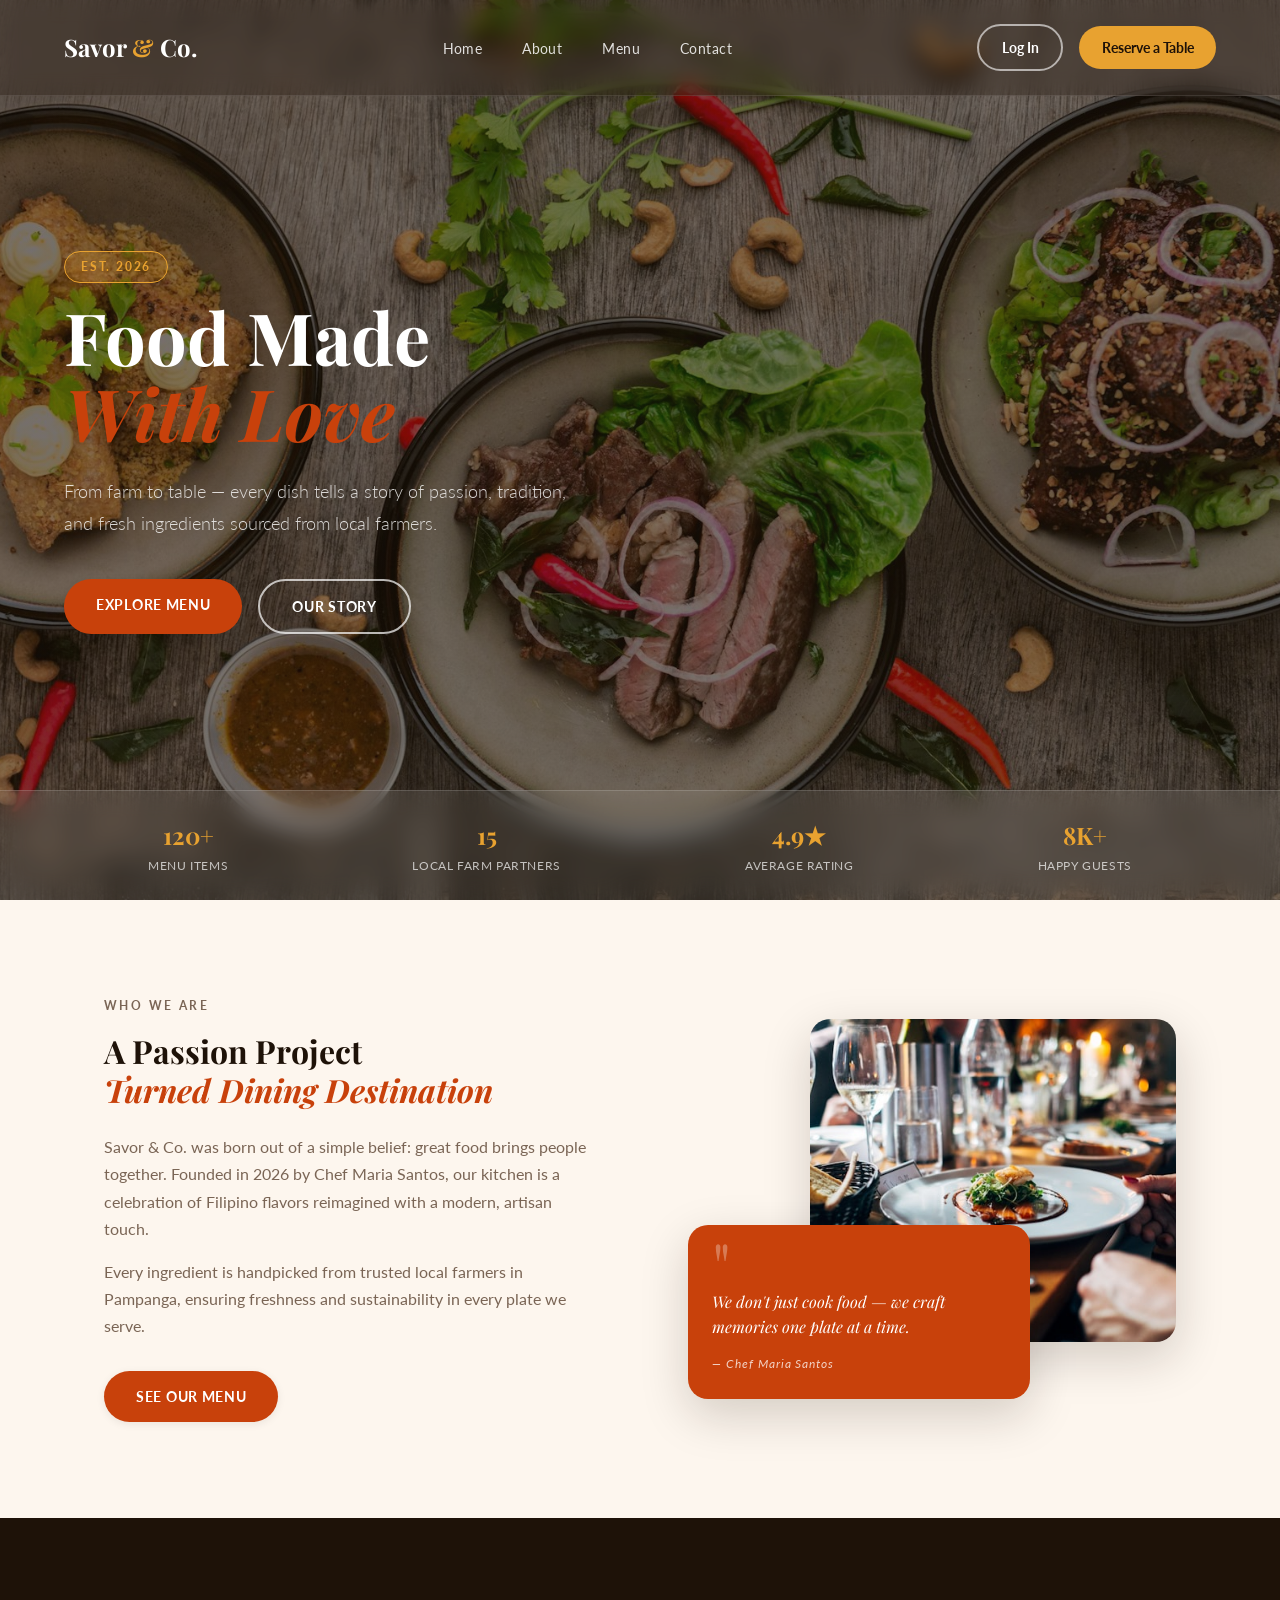
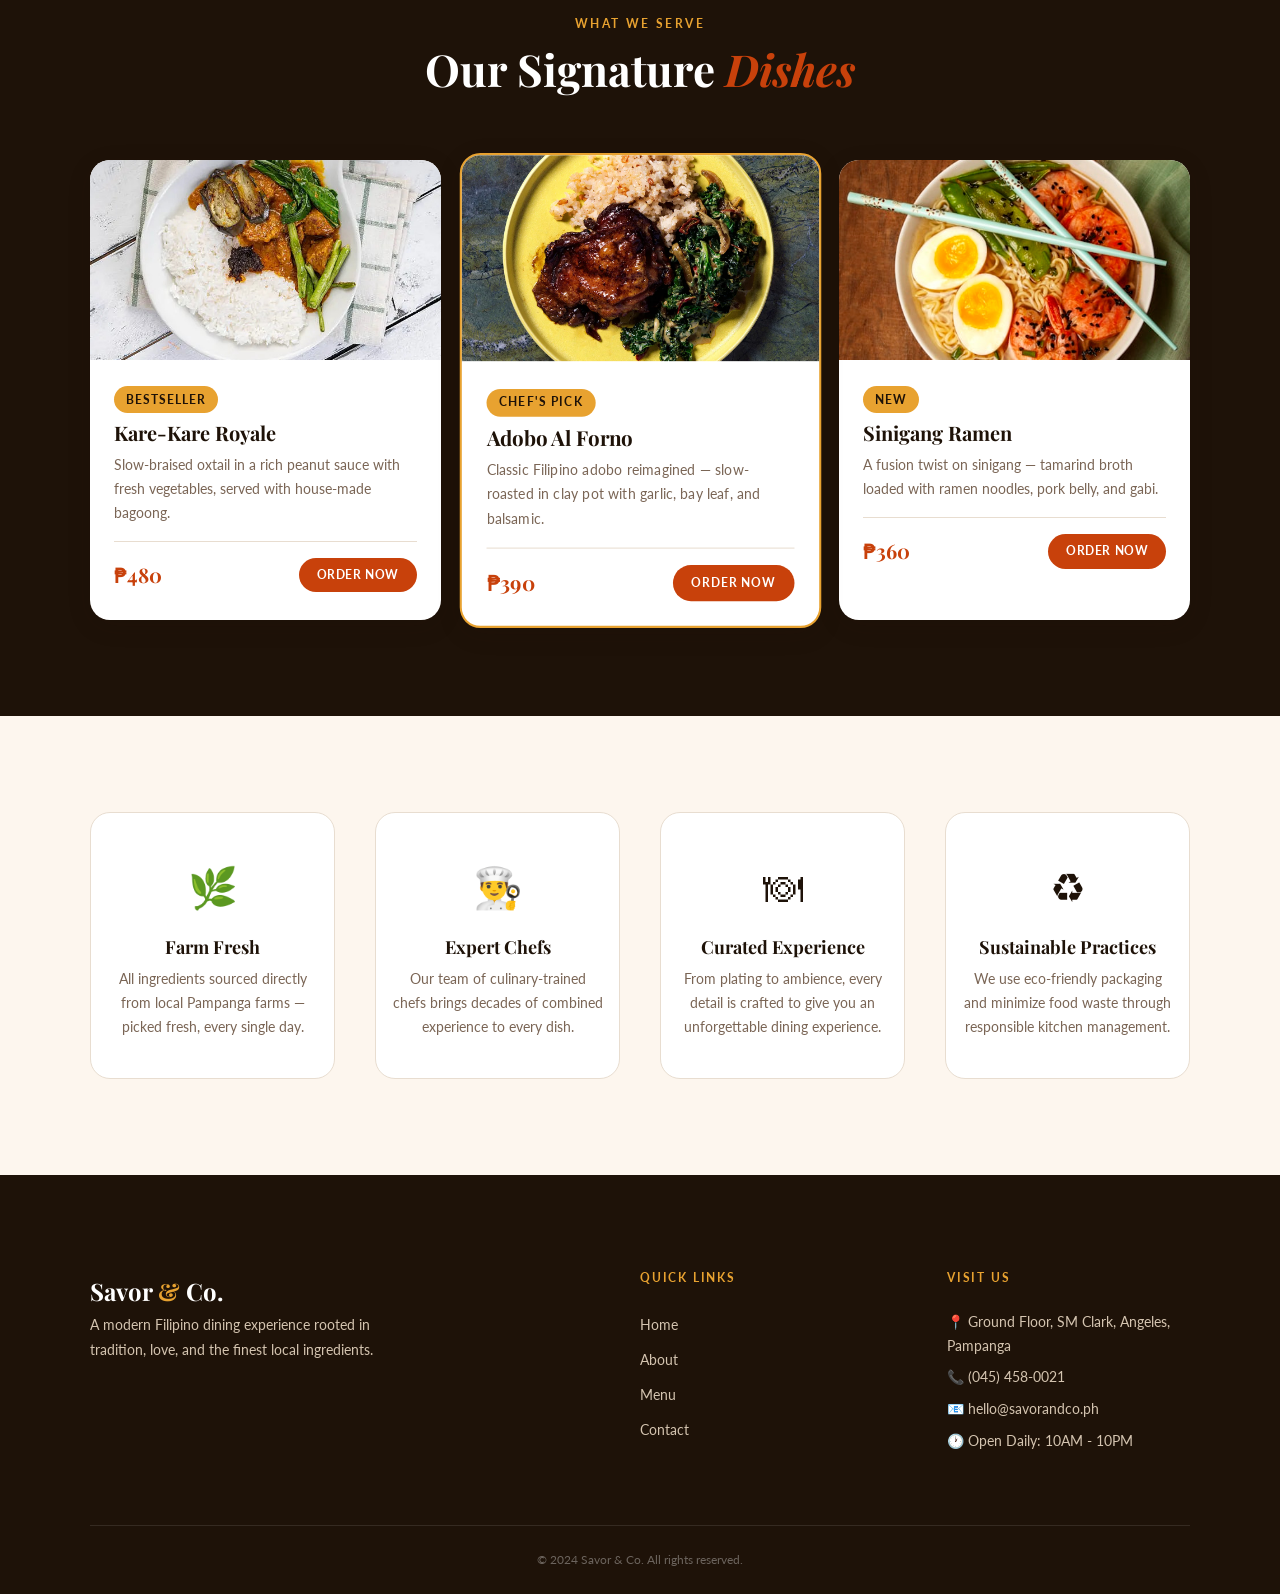
<file: index.html>
<!DOCTYPE html>
<html lang="en">
<head>
  <meta charset="UTF-8" />
  <meta name="viewport" content="width=device-width, initial-scale=1.0" />
  <title>Savor & Co. — Artisan Food Experience</title>
  <link rel="icon" type="image/png" href="images/favicon-32x32.png" />
  <link rel="stylesheet" href="css/styles.css" />
  <link href="https://fonts.googleapis.com/css2?family=Playfair+Display:ital,wght@0,400;0,700;1,400&family=Lato:wght@300;400;700&display=swap" rel="stylesheet" />
</head>
<body>
  <header id="home">
    <nav class="navbar">
      <div class="logo">Savor <span>&amp;</span> Co.</div>
      <ul class="nav-links">
        <li><a href="#home">Home</a></li>
        <li><a href="#about">About</a></li>
        <li><a href="#menu">Menu</a></li>
        <li><a href="#contact">Contact</a></li>
      </ul>
      <div class="nav-right">
        <a href="login.html" class="nav-login-btn">Log In</a>
        <a href="#contact" class="nav-cta">Reserve a Table</a>
      </div>
    </nav>
    <div class="hero">
      <div class="hero-badge">Est. 2026</div>
      <h1 class="hero-title">Food Made<br /><em>With Love</em></h1>
      <p class="hero-sub">From farm to table — every dish tells a story of passion, tradition, and fresh ingredients sourced from local farmers.</p>
      <div class="hero-actions">
        <a href="#menu" class="btn-primary">Explore Menu</a>
        <a href="#about" class="btn-ghost">Our Story</a>
      </div>
    </div>
    <div class="stats-bar">
      <div class="stat">
        <span class="stat-num">120+</span>
        <span class="stat-label">Menu Items</span>
      </div>
      <div class="stat">
        <span class="stat-num">15</span>
        <span class="stat-label">Local Farm Partners</span>
      </div>
      <div class="stat">
        <span class="stat-num">4.9&#9733;</span>
        <span class="stat-label">Average Rating</span>
      </div>
      <div class="stat">
        <span class="stat-num">8K+</span>
        <span class="stat-label">Happy Guests</span>
      </div>
    </div>
  </header>
  <main>
    <section id="about" class="section-about">
      <div class="about-text">
        <p class="section-label">Who We Are</p>
        <h2>A Passion Project<br /><em>Turned Dining Destination</em></h2>
        <p>Savor &amp; Co. was born out of a simple belief: great food brings people together. Founded in 2026 by Chef Maria Santos, our kitchen is a celebration of Filipino flavors reimagined with a modern, artisan touch.</p>
        <p>Every ingredient is handpicked from trusted local farmers in Pampanga, ensuring freshness and sustainability in every plate we serve.</p>
        <a href="#menu" class="btn-primary">See Our Menu</a>
      </div>
      <div class="about-visual">
        <div class="about-img-card card-back"></div>
        <div class="about-img-card card-front">
          <div class="about-quote">
            <span class="quote-mark">"</span>
            <p>We don't just cook food — we craft memories one plate at a time.</p>
            <cite>— Chef Maria Santos</cite>
          </div>
        </div>
      </div>
    </section>
    <section id="menu" class="section-menu">
      <div class="menu-header">
        <p class="section-label">What We Serve</p>
        <h2>Our Signature <em>Dishes</em></h2>
      </div>
      <div class="menu-grid">
        <article class="menu-card">
          <div class="menu-card-img img-1"></div>
          <div class="menu-card-body">
            <span class="menu-tag">Bestseller</span>
            <h3>Kare-Kare Royale</h3>
            <p>Slow-braised oxtail in a rich peanut sauce with fresh vegetables, served with house-made bagoong.</p>
            <div class="menu-footer">
              <span class="price">&#8369;480</span>
              <a href="#contact" class="order-btn">Order Now</a>
            </div>
          </div>
        </article>
        <article class="menu-card featured">
          <div class="menu-card-img img-2"></div>
          <div class="menu-card-body">
            <span class="menu-tag">Chef's Pick</span>
            <h3>Adobo Al Forno</h3>
            <p>Classic Filipino adobo reimagined — slow-roasted in clay pot with garlic, bay leaf, and balsamic.</p>
            <div class="menu-footer">
              <span class="price">&#8369;390</span>
              <a href="#contact" class="order-btn">Order Now</a>
            </div>
          </div>
        </article>
        <article class="menu-card">
          <div class="menu-card-img img-3"></div>
          <div class="menu-card-body">
            <span class="menu-tag">New</span>
            <h3>Sinigang Ramen</h3>
            <p>A fusion twist on sinigang — tamarind broth loaded with ramen noodles, pork belly, and gabi.</p>
            <div class="menu-footer">
              <span class="price">&#8369;360</span>
              <a href="#contact" class="order-btn">Order Now</a>
            </div>
          </div>
        </article>
      </div>
    </section>
    <section class="section-features">
      <div class="features-grid">
        <div class="feature">
          <div class="feature-icon">&#127807;</div>
          <h4>Farm Fresh</h4>
          <p>All ingredients sourced directly from local Pampanga farms — picked fresh, every single day.</p>
        </div>
        <div class="feature">
          <div class="feature-icon">&#128104;&#8205;&#127859;</div>
          <h4>Expert Chefs</h4>
          <p>Our team of culinary-trained chefs brings decades of combined experience to every dish.</p>
        </div>
        <div class="feature">
          <div class="feature-icon">&#127869;</div>
          <h4>Curated Experience</h4>
          <p>From plating to ambience, every detail is crafted to give you an unforgettable dining experience.</p>
        </div>
        <div class="feature">
          <div class="feature-icon">&#9851;</div>
          <h4>Sustainable Practices</h4>
          <p>We use eco-friendly packaging and minimize food waste through responsible kitchen management.</p>
        </div>
      </div>
    </section>
  </main>
  <footer id="contact">
    <div class="footer-inner">
      <div class="footer-brand">
        <div class="logo">Savor <span>&amp;</span> Co.</div>
        <p>A modern Filipino dining experience rooted in tradition, love, and the finest local ingredients.</p>
      </div>
      <div class="footer-links">
        <h4>Quick Links</h4>
        <ul>
          <li><a href="#home">Home</a></li>
          <li><a href="#about">About</a></li>
          <li><a href="#menu">Menu</a></li>
          <li><a href="#contact">Contact</a></li>
        </ul>
      </div>
      <div class="footer-contact">
        <h4>Visit Us</h4>
        <p>&#128205; Ground Floor, SM Clark, Angeles, Pampanga</p>
        <p>&#128222; (045) 458-0021</p>
        <p>&#128231; hello@savorandco.ph</p>
        <p>&#128336; Open Daily: 10AM - 10PM</p>
      </div>
    </div>
    <div class="footer-bottom">
      <p>&copy; 2024 Savor &amp; Co. All rights reserved.</p>
    </div>
  </footer>
</body>
</html>
</file>
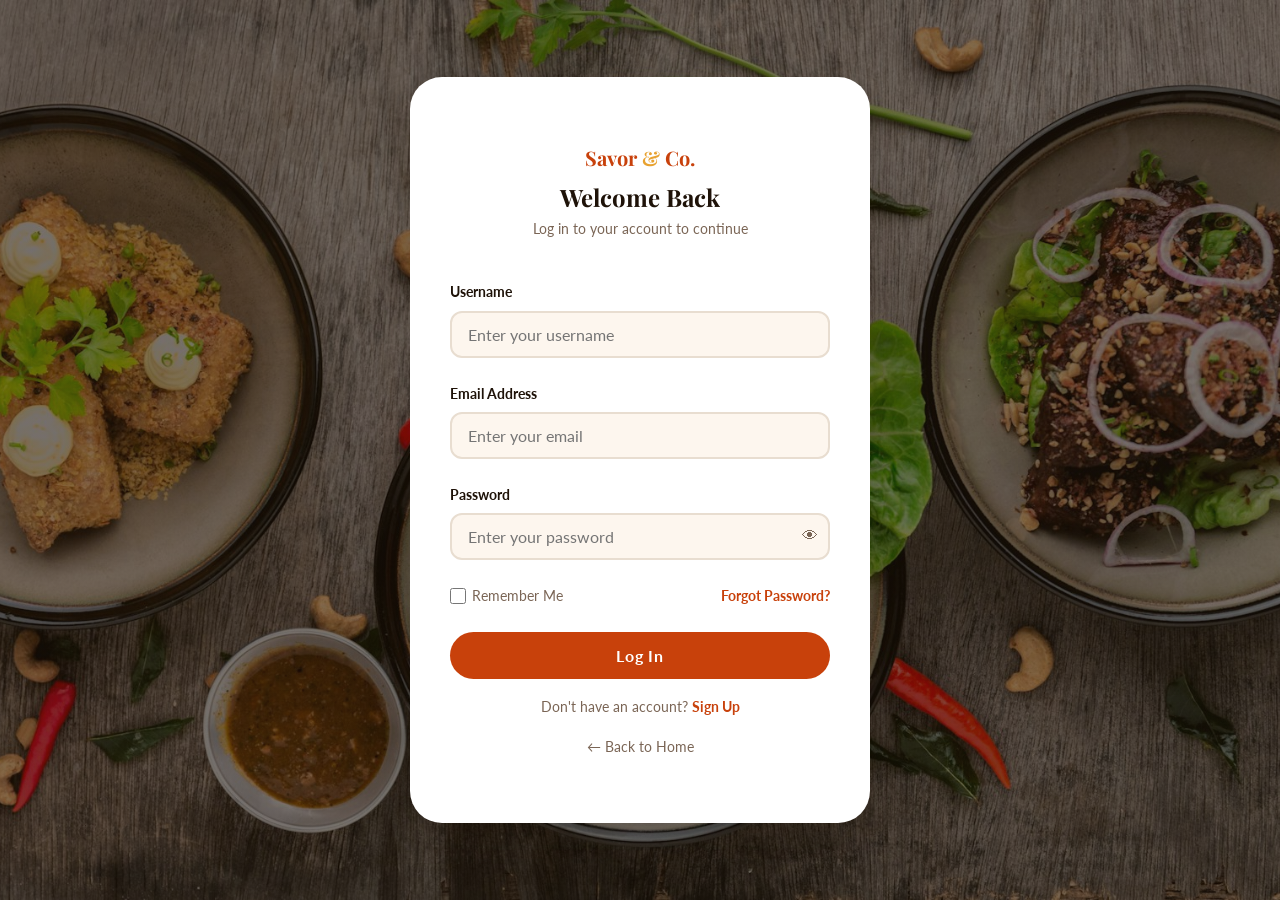
<file: login.html>
<!DOCTYPE html>
<html lang="en">
<head>
  <meta charset="UTF-8" />
  <meta name="viewport" content="width=device-width, initial-scale=1.0" />
  <title>Log In — Savor & Co.</title>
  <link rel="icon" type="image/png" href="images/favicon-32x32.png" />
  <link rel="stylesheet" href="css/styles.css" />
  <link href="https://fonts.googleapis.com/css2?family=Playfair+Display:ital,wght@0,400;0,700;1,400&family=Lato:wght@300;400;700&display=swap" rel="stylesheet" />
</head>
<body>
  <div class="auth-page">
    <div class="auth-card">
      <div class="auth-logo">Savor <span>&amp;</span> Co.</div>
      <h2>Welcome Back</h2>
      <p class="subtitle">Log in to your account to continue</p>
      <div class="form-group">
        <label for="username">Username</label>
        <input type="text" id="username" placeholder="Enter your username" />
      </div>
      <div class="form-group">
        <label for="email">Email Address</label>
        <input type="email" id="email" placeholder="Enter your email" />
      </div>
      <div class="form-group">
        <label for="password">Password</label>
        <div class="password-wrapper">
          <input type="password" id="password" placeholder="Enter your password" />
          <button class="toggle-pass" onclick="togglePassword()" type="button">&#128065;</button>
        </div>
      </div>
      <div class="form-options">
        <label class="remember-me">
          <input type="checkbox" id="rememberMe" />
          <span>Remember Me</span>
        </label>
        <a href="#" class="forgot-link">Forgot Password?</a>
      </div>
      <button class="auth-submit" onclick="handleLogin()">Log In</button>
      <p class="auth-switch">Don't have an account? <a href="signup.html">Sign Up</a></p>
      <a href="index.html" class="back-home">&#8592; Back to Home</a>
    </div>
  </div>
  <script>
    function togglePassword() {
      const input = document.getElementById('password');
      input.type = input.type === 'password' ? 'text' : 'password';
    }
    function handleLogin() {
      const username = document.getElementById('username').value.trim();
      const email = document.getElementById('email').value.trim();
      const password = document.getElementById('password').value.trim();
      if (!username || !email || !password) {
        alert('Please fill in all fields.');
        return;
      }
      alert('Logged in successfully! Welcome, ' + username + '!');
      window.location.href = 'index.html';
    }
  </script>
</body>
</html>
</file>
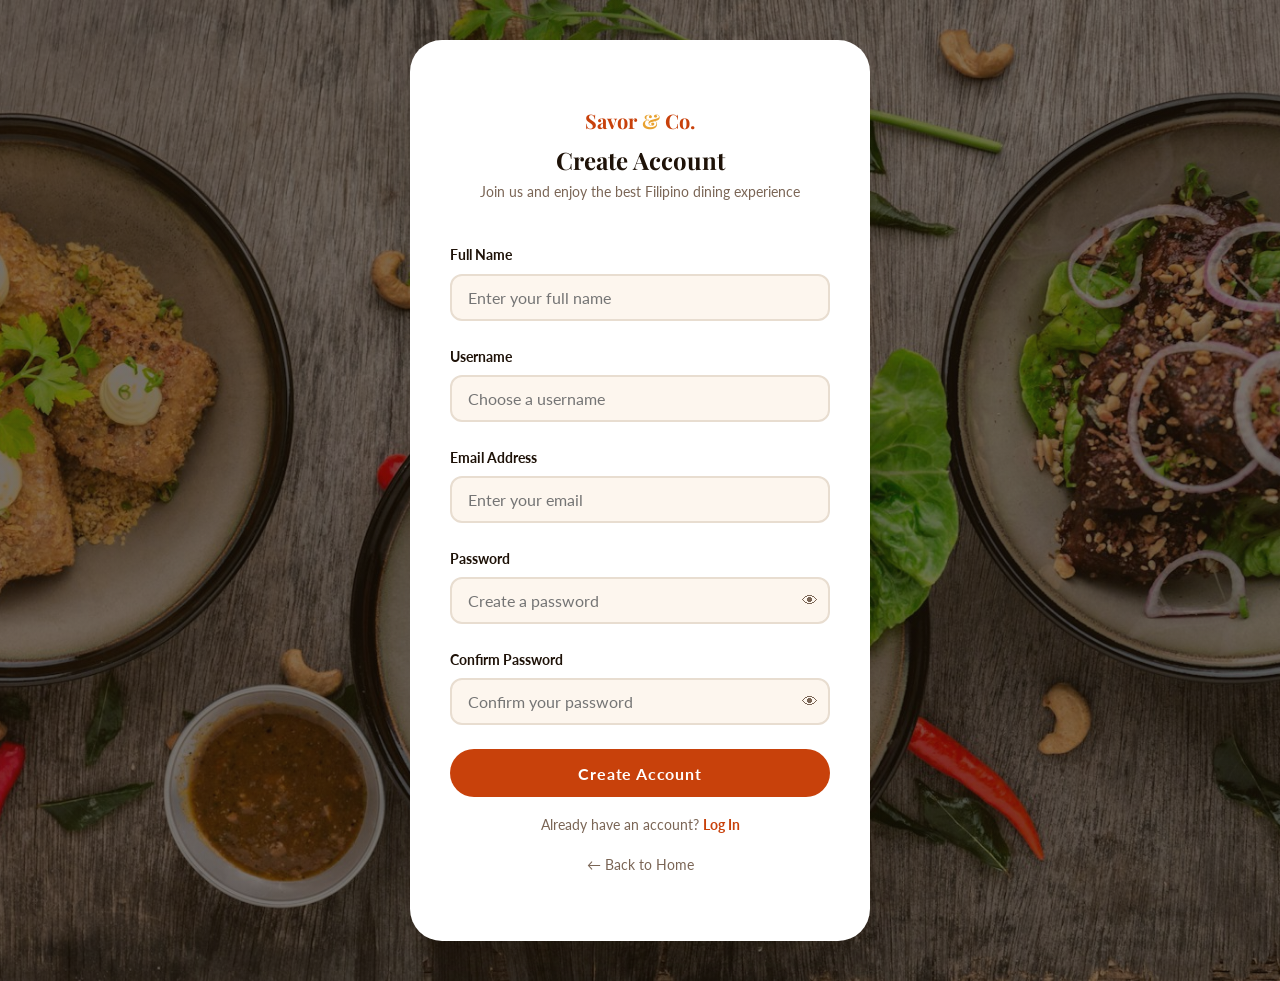
<file: signup.html>
<!DOCTYPE html>
<html lang="en">
<head>
  <meta charset="UTF-8" />
  <meta name="viewport" content="width=device-width, initial-scale=1.0" />
  <title>Sign Up — Savor & Co.</title>
  <link rel="icon" type="image/png" href="images/favicon-32x32.png" />
  <link rel="stylesheet" href="css/styles.css" />
  <link href="https://fonts.googleapis.com/css2?family=Playfair+Display:ital,wght@0,400;0,700;1,400&family=Lato:wght@300;400;700&display=swap" rel="stylesheet" />
</head>
<body>
  <div class="auth-page">
    <div class="auth-card">
      <div class="auth-logo">Savor <span>&amp;</span> Co.</div>
      <h2>Create Account</h2>
      <p class="subtitle">Join us and enjoy the best Filipino dining experience</p>
      <div class="form-group">
        <label for="fullname">Full Name</label>
        <input type="text" id="fullname" placeholder="Enter your full name" />
      </div>
      <div class="form-group">
        <label for="username">Username</label>
        <input type="text" id="username" placeholder="Choose a username" />
      </div>
      <div class="form-group">
        <label for="email">Email Address</label>
        <input type="email" id="email" placeholder="Enter your email" />
      </div>
      <div class="form-group">
        <label for="password">Password</label>
        <div class="password-wrapper">
          <input type="password" id="password" placeholder="Create a password" />
          <button class="toggle-pass" onclick="togglePassword('password')" type="button">&#128065;</button>
        </div>
      </div>
      <div class="form-group">
        <label for="confirm-password">Confirm Password</label>
        <div class="password-wrapper">
          <input type="password" id="confirm-password" placeholder="Confirm your password" />
          <button class="toggle-pass" onclick="togglePassword('confirm-password')" type="button">&#128065;</button>
        </div>
      </div>
      <button class="auth-submit" onclick="handleSignup()">Create Account</button>
      <p class="auth-switch">Already have an account? <a href="login.html">Log In</a></p>
      <a href="index.html" class="back-home">&#8592; Back to Home</a>
    </div>
  </div>
  <script>
    function togglePassword(id) {
      const input = document.getElementById(id);
      input.type = input.type === 'password' ? 'text' : 'password';
    }
    function handleSignup() {
      const fullname = document.getElementById('fullname').value.trim();
      const username = document.getElementById('username').value.trim();
      const email = document.getElementById('email').value.trim();
      const password = document.getElementById('password').value.trim();
      const confirm = document.getElementById('confirm-password').value.trim();
      if (!fullname || !username || !email || !password || !confirm) {
        alert('Please fill in all fields.');
        return;
      }
      if (password !== confirm) {
        alert('Passwords do not match. Please try again.');
        return;
      }
      alert('Account created successfully! Welcome, ' + username + '!');
      window.location.href = 'login.html';
    }
  </script>
</body>
</html>
</file>
<file: css/styles.css>
:root {
  --color-primary:      #c8410b;
  --color-secondary:    #e8a230;
  --color-accent:       #3d7a4f;
  --color-bg:           #fdf6ee;
  --color-surface:      #ffffff;
  --color-dark:         #1e1208;
  --color-muted:        #7a6555;
  --color-border:       #e8ddd0;
  --color-hero-overlay: rgba(30, 18, 8, 0.55);
  --color-footer-bg:    #1e1208;
  --color-footer-text:  #d4c4b0;

  --font-display: 'Playfair Display', Georgia, serif;
  --font-body:    'Lato', sans-serif;

  --text-xs:   0.75rem;
  --text-sm:   0.875rem;
  --text-base: 1rem;
  --text-lg:   1.125rem;
  --text-xl:   1.25rem;
  --text-2xl:  1.5rem;
  --text-3xl:  2rem;
  --text-4xl:  2.75rem;
  --text-5xl:  3.75rem;

  --space-xs:  0.5rem;
  --space-sm:  1rem;
  --space-md:  1.5rem;
  --space-lg:  2.5rem;
  --space-xl:  4rem;
  --space-2xl: 6rem;

  --radius-sm: 6px;
  --radius-md: 12px;
  --radius-lg: 20px;
  --radius-xl: 32px;

  --shadow-sm: 0 2px 8px rgba(30,18,8,0.08);
  --shadow-md: 0 6px 24px rgba(30,18,8,0.12);
  --shadow-lg: 0 16px 48px rgba(30,18,8,0.18);

  --transition: 0.3s ease;
}

*, *::before, *::after { box-sizing: border-box; margin: 0; padding: 0; }
html { scroll-behavior: smooth; font-size: 16px; }
body { font-family: var(--font-body); background-color: var(--color-bg); color: var(--color-dark); line-height: 1.7; overflow-x: hidden; }
a { text-decoration: none; color: inherit; }
ul { list-style: none; }
img { max-width: 100%; display: block; }

h1, h2, h3, h4 { font-family: var(--font-display); line-height: 1.2; }
h1 { font-size: var(--text-5xl); }
h2 { font-size: var(--text-3xl); }
h3 { font-size: var(--text-xl); }
h4 { font-size: var(--text-lg); }
em { font-style: italic; color: var(--color-primary); }

.btn-primary {
  display: inline-block;
  background-color: var(--color-primary);
  color: var(--color-surface);
  padding: 0.85rem 2rem;
  border-radius: var(--radius-xl);
  font-family: var(--font-body);
  font-weight: 700;
  font-size: var(--text-sm);
  letter-spacing: 0.05em;
  text-transform: uppercase;
  transition: background-color var(--transition), transform var(--transition), box-shadow var(--transition);
  box-shadow: var(--shadow-sm);
}
.btn-primary:hover { background-color: #a33208; transform: translateY(-2px); box-shadow: var(--shadow-md); }

.btn-ghost {
  display: inline-block;
  border: 2px solid rgba(255,255,255,0.7);
  color: var(--color-surface);
  padding: 0.85rem 2rem;
  border-radius: var(--radius-xl);
  font-family: var(--font-body);
  font-weight: 700;
  font-size: var(--text-sm);
  letter-spacing: 0.05em;
  text-transform: uppercase;
  transition: background-color var(--transition), border-color var(--transition);
}
.btn-ghost:hover { background-color: rgba(255,255,255,0.15); border-color: white; }

.section-label {
  font-family: var(--font-body);
  font-size: var(--text-xs);
  font-weight: 700;
  letter-spacing: 0.2em;
  text-transform: uppercase;
  color: var(--color-secondary);
  margin-bottom: var(--space-xs);
}

header { background: linear-gradient(var(--color-hero-overlay), var(--color-hero-overlay)), url('../images/hero.jpg') center/cover no-repeat; min-height: 100vh; display: flex; flex-direction: column; }

.navbar {
  display: flex;
  align-items: center;
  justify-content: space-between;
  padding: var(--space-md) var(--space-xl);
  position: sticky;
  top: 0;
  z-index: 100;
  background: rgba(30,18,8,0.3);
  backdrop-filter: blur(10px);
  border-bottom: 1px solid rgba(255,255,255,0.1);
}

.logo { font-family: var(--font-display); font-size: var(--text-2xl); font-weight: 700; color: var(--color-surface); }
.logo span { color: var(--color-secondary); }

.nav-links { display: flex; gap: var(--space-lg); align-items: center; }
.nav-links a { color: rgba(255,255,255,0.85); font-size: var(--text-sm); font-weight: 400; letter-spacing: 0.03em; transition: color var(--transition); position: relative; }
.nav-links a::after { content: ''; position: absolute; bottom: -3px; left: 0; width: 0; height: 2px; background: var(--color-secondary); transition: width var(--transition); }
.nav-links a:hover { color: var(--color-surface); }
.nav-links a:hover::after { width: 100%; }

.nav-right { display: flex; align-items: center; gap: var(--space-sm); }

.nav-login-btn {
  background: transparent;
  border: 2px solid rgba(255,255,255,0.6);
  color: var(--color-surface);
  padding: 0.6rem 1.4rem;
  border-radius: var(--radius-xl);
  font-family: var(--font-body);
  font-size: var(--text-sm);
  font-weight: 700;
  cursor: pointer;
  transition: background-color var(--transition), border-color var(--transition);
}
.nav-login-btn:hover { background-color: rgba(255,255,255,0.15); border-color: white; }

.nav-cta { background-color: var(--color-secondary); color: var(--color-dark) !important; padding: 0.6rem 1.4rem; border-radius: var(--radius-xl); font-size: var(--text-sm); font-weight: 700; transition: background-color var(--transition), transform var(--transition); }
.nav-cta:hover { background-color: #d4911f; transform: translateY(-1px); }

.hero { flex: 1; display: flex; flex-direction: column; justify-content: center; align-items: flex-start; padding: var(--space-xl); max-width: 760px; animation: fadeUp 0.9s ease both; }
@keyframes fadeUp { from { opacity: 0; transform: translateY(30px); } to { opacity: 1; transform: translateY(0); } }

.hero-badge { display: inline-block; background: rgba(232,162,48,0.2); border: 1px solid var(--color-secondary); color: var(--color-secondary); padding: 0.3rem 1rem; border-radius: var(--radius-xl); font-size: var(--text-xs); font-weight: 700; letter-spacing: 0.15em; text-transform: uppercase; margin-bottom: var(--space-sm); }
.hero-title { color: var(--color-surface); font-size: clamp(2.5rem, 6vw, 4.5rem); line-height: 1.05; margin-bottom: var(--space-md); }
.hero-sub { color: rgba(255,255,255,0.8); font-size: var(--text-lg); font-weight: 300; max-width: 520px; margin-bottom: var(--space-lg); line-height: 1.8; }
.hero-actions { display: flex; gap: var(--space-sm); flex-wrap: wrap; }

.stats-bar { display: flex; justify-content: space-around; background: rgba(255,255,255,0.1); backdrop-filter: blur(12px); border-top: 1px solid rgba(255,255,255,0.15); padding: var(--space-md) var(--space-xl); flex-wrap: wrap; gap: var(--space-sm); }
.stat { display: flex; flex-direction: column; align-items: center; text-align: center; }
.stat-num { font-family: var(--font-display); font-size: var(--text-2xl); font-weight: 700; color: var(--color-secondary); }
.stat-label { font-size: var(--text-xs); color: rgba(255,255,255,0.7); letter-spacing: 0.05em; text-transform: uppercase; }

.section-about { display: grid; grid-template-columns: 1fr 1fr; gap: var(--space-2xl); align-items: center; padding: var(--space-2xl) var(--space-xl); max-width: 1200px; margin: 0 auto; }
.about-text h2 { margin-bottom: var(--space-md); }
.about-text p { color: var(--color-muted); margin-bottom: var(--space-sm); }
.about-text .btn-primary { margin-top: var(--space-sm); }
.about-visual { position: relative; height: 380px; }
.about-img-card { position: absolute; border-radius: var(--radius-lg); box-shadow: var(--shadow-lg); }
.card-back { width: 75%; height: 85%; top: 0; right: 0; background: url('../images/about.jpg') center/cover; }
.card-front { width: 70%; bottom: 0; left: 0; background: var(--color-primary); display: flex; align-items: center; padding: var(--space-md); }
.about-quote { color: var(--color-surface); }
.quote-mark { font-family: var(--font-display); font-size: 4rem; line-height: 0.5; color: rgba(255,255,255,0.3); display: block; margin-bottom: var(--space-xs); }
.about-quote p { font-family: var(--font-display); font-style: italic; font-size: var(--text-base); line-height: 1.6; margin-bottom: var(--space-xs); }
.about-quote cite { font-size: var(--text-xs); letter-spacing: 0.08em; opacity: 0.75; }

.section-menu { background-color: var(--color-dark); padding: var(--space-2xl) var(--space-xl); }
.menu-header { text-align: center; margin-bottom: var(--space-xl); }
.menu-header h2 { color: var(--color-surface); font-size: var(--text-4xl); }
.menu-grid { display: grid; grid-template-columns: repeat(3, 1fr); gap: var(--space-md); max-width: 1100px; margin: 0 auto; }
.menu-card { background: var(--color-surface); border-radius: var(--radius-lg); overflow: hidden; transition: transform var(--transition), box-shadow var(--transition); box-shadow: var(--shadow-md); }
.menu-card:hover { transform: translateY(-6px); box-shadow: var(--shadow-lg); }
.menu-card.featured { transform: scale(1.03); border: 2px solid var(--color-secondary); }
.menu-card.featured:hover { transform: scale(1.03) translateY(-6px); }
.menu-card-img { height: 200px; background-size: cover; background-position: center; }
.img-1 { background-image: url('../images/kare-kare.jpg'); }
.img-2 { background-image: url('../images/adobo.jpg'); }
.img-3 { background-image: url('../images/sinigang.jpg'); }
.menu-card-body { padding: var(--space-md); }
.menu-tag { display: inline-block; background: var(--color-secondary); color: var(--color-dark); font-size: var(--text-xs); font-weight: 700; letter-spacing: 0.08em; text-transform: uppercase; padding: 0.2rem 0.75rem; border-radius: var(--radius-xl); margin-bottom: var(--space-xs); }
.menu-card-body h3 { color: var(--color-dark); margin-bottom: var(--space-xs); }
.menu-card-body p { color: var(--color-muted); font-size: var(--text-sm); margin-bottom: var(--space-sm); }
.menu-footer { display: flex; justify-content: space-between; align-items: center; border-top: 1px solid var(--color-border); padding-top: var(--space-sm); }
.price { font-family: var(--font-display); font-size: var(--text-xl); font-weight: 700; color: var(--color-primary); }
.order-btn { background: var(--color-primary); color: var(--color-surface); padding: 0.45rem 1.1rem; border-radius: var(--radius-xl); font-size: var(--text-xs); font-weight: 700; letter-spacing: 0.05em; text-transform: uppercase; transition: background-color var(--transition); }
.order-btn:hover { background-color: #a33208; }

.section-features { padding: var(--space-2xl) var(--space-xl); background: var(--color-bg); }
.features-grid { display: grid; grid-template-columns: repeat(4, 1fr); gap: var(--space-lg); max-width: 1100px; margin: 0 auto; text-align: center; }
.feature { padding: var(--space-lg) var(--space-sm); background: var(--color-surface); border-radius: var(--radius-lg); border: 1px solid var(--color-border); transition: box-shadow var(--transition), transform var(--transition); }
.feature:hover { box-shadow: var(--shadow-md); transform: translateY(-4px); }
.feature-icon { font-size: 2.5rem; margin-bottom: var(--space-sm); }
.feature h4 { color: var(--color-dark); margin-bottom: var(--space-xs); }
.feature p { color: var(--color-muted); font-size: var(--text-sm); line-height: 1.7; }

footer { background-color: var(--color-footer-bg); color: var(--color-footer-text); padding: var(--space-2xl) var(--space-xl) 0; }
.footer-inner { display: grid; grid-template-columns: 2fr 1fr 1fr; gap: var(--space-xl); max-width: 1100px; margin: 0 auto; padding-bottom: var(--space-xl); border-bottom: 1px solid rgba(255,255,255,0.1); }
.footer-brand p { color: var(--color-footer-text); font-size: var(--text-sm); line-height: 1.8; max-width: 300px; }
footer h4 { color: var(--color-secondary); font-family: var(--font-body); font-size: var(--text-xs); letter-spacing: 0.15em; text-transform: uppercase; margin-bottom: var(--space-md); }
.footer-links ul { display: flex; flex-direction: column; gap: var(--space-xs); }
.footer-links a { color: var(--color-footer-text); font-size: var(--text-sm); transition: color var(--transition); }
.footer-links a:hover { color: var(--color-secondary); }
.footer-contact p { font-size: var(--text-sm); margin-bottom: 0.5rem; }
.footer-bottom { text-align: center; padding: var(--space-md) 0; color: rgba(255,255,255,0.35); font-size: var(--text-xs); }

.auth-page { min-height: 100vh; display: flex; align-items: center; justify-content: center; background: linear-gradient(var(--color-hero-overlay), var(--color-hero-overlay)), url('../images/hero.jpg') center/cover no-repeat; padding: var(--space-lg); }

.auth-card { background: var(--color-surface); border-radius: var(--radius-xl); padding: var(--space-xl) var(--space-lg); width: 100%; max-width: 460px; box-shadow: var(--shadow-lg); }

.auth-logo { font-family: var(--font-display); font-size: var(--text-xl); font-weight: 700; color: var(--color-primary); text-align: center; margin-bottom: var(--space-xs); }
.auth-logo span { color: var(--color-secondary); }
.auth-card h2 { font-size: var(--text-2xl); color: var(--color-dark); text-align: center; margin-bottom: 0.3rem; }
.auth-card .subtitle { color: var(--color-muted); font-size: var(--text-sm); text-align: center; margin-bottom: var(--space-lg); }

.form-group { margin-bottom: var(--space-md); }
.form-group label { display: block; font-size: var(--text-sm); font-weight: 700; color: var(--color-dark); margin-bottom: 0.4rem; }
.form-group input { width: 100%; padding: 0.75rem 1rem; border: 2px solid var(--color-border); border-radius: var(--radius-md); font-family: var(--font-body); font-size: var(--text-base); color: var(--color-dark); background: var(--color-bg); transition: border-color var(--transition), box-shadow var(--transition); outline: none; }
.form-group input:focus { border-color: var(--color-primary); box-shadow: 0 0 0 3px rgba(200,65,11,0.1); }

.password-wrapper { position: relative; }
.password-wrapper input { padding-right: 3rem; }
.toggle-pass { position: absolute; right: 0.75rem; top: 50%; transform: translateY(-50%); background: none; border: none; cursor: pointer; font-size: 1rem; color: var(--color-muted); }

.form-options { display: flex; justify-content: space-between; align-items: center; margin-bottom: var(--space-md); }
.remember-me { display: flex; align-items: center; gap: 0.4rem; cursor: pointer; font-size: var(--text-sm); color: var(--color-muted); }
.remember-me input[type="checkbox"] { width: 16px; height: 16px; accent-color: var(--color-primary); cursor: pointer; }
.forgot-link { font-size: var(--text-sm); color: var(--color-primary); font-weight: 700; transition: opacity var(--transition); }
.forgot-link:hover { opacity: 0.75; }

.auth-submit { width: 100%; background-color: var(--color-primary); color: var(--color-surface); border: none; padding: 0.9rem; border-radius: var(--radius-xl); font-family: var(--font-body); font-size: var(--text-base); font-weight: 700; letter-spacing: 0.05em; cursor: pointer; transition: background-color var(--transition), transform var(--transition); margin-bottom: var(--space-sm); }
.auth-submit:hover { background-color: #a33208; transform: translateY(-2px); }

.auth-switch { text-align: center; font-size: var(--text-sm); color: var(--color-muted); }
.auth-switch a { color: var(--color-primary); font-weight: 700; }
.auth-switch a:hover { text-decoration: underline; }

.back-home { display: block; text-align: center; margin-top: var(--space-sm); font-size: var(--text-sm); color: var(--color-muted); transition: color var(--transition); }
.back-home:hover { color: var(--color-primary); }

@media (max-width: 900px) {
  .section-about { grid-template-columns: 1fr; }
  .about-visual { height: 280px; }
  .menu-grid { grid-template-columns: 1fr; }
  .menu-card.featured { transform: none; }
  .features-grid { grid-template-columns: repeat(2, 1fr); }
  .footer-inner { grid-template-columns: 1fr 1fr; }
  .footer-brand { grid-column: 1 / -1; }
}
@media (max-width: 600px) {
  :root { --space-xl: 2rem; --space-2xl: 3.5rem; }
  .navbar { flex-wrap: wrap; gap: var(--space-sm); padding: var(--space-sm) var(--space-md); }
  .nav-links { gap: var(--space-md); }
  .hero { padding: var(--space-lg) var(--space-md); }
  .features-grid { grid-template-columns: 1fr; }
  .footer-inner { grid-template-columns: 1fr; }
}
</file>
